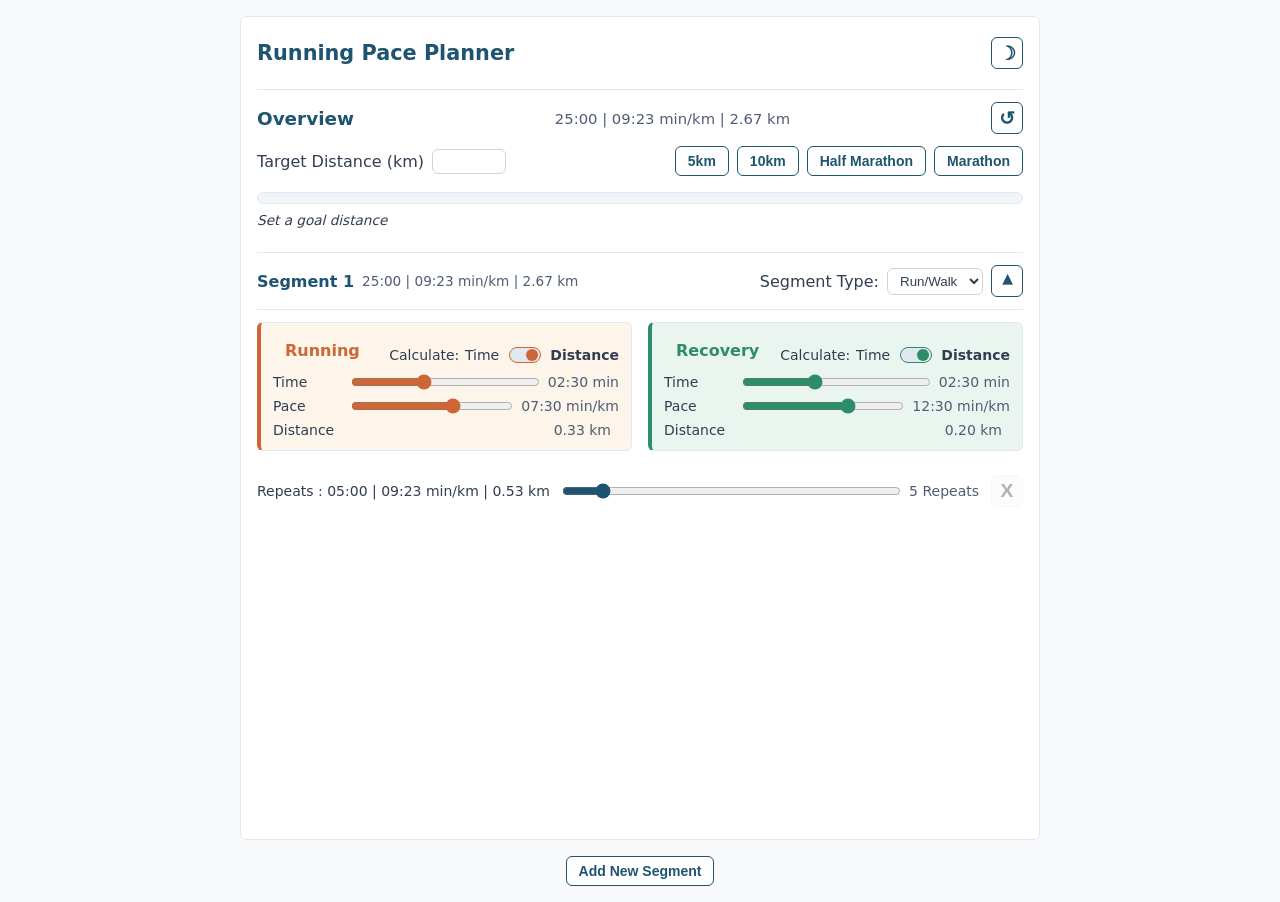
<file: index.html>
<!doctype html>
<html lang="en">
  <head>
    <meta charset="UTF-8" />
    <meta name="viewport" content="width=device-width, initial-scale=1.0" />
    <title>Run Pace Planner</title>
    <script>
      (function () {
        const savedTheme = localStorage.getItem('theme');
        if (
          savedTheme === 'dark' ||
          (!savedTheme && window.matchMedia('(prefers-color-scheme: dark)').matches)
        ) {
          document.documentElement.setAttribute('data-theme', 'dark');
        } else {
          document.documentElement.setAttribute('data-theme', 'light');
        }
      })();
    </script>
    <link rel="stylesheet" href="simple-plan.css" />
    <script src="simple-plan.js" defer></script>
    <script src="dark-mode.js" defer></script>
  </head>
  <body>
    <div class="tool">
      <div class="title">
        <h2 class="tool__title">Running Pace Planner</h2>
        <button id="dark-mode-toggle" class="btn btn--primary btn--icon">☽</button>
      </div>
      <section class="overview">
        <!-- Overview Header -->
        <div class="header">
          <h3 class="header__title">Overview</h3>
          <span class="header__summary" id="totals-summary">25:00 | 09:23 min/km | 2.67 km</span>
          <!-- Reset Button -->
          <button
            class="btn btn--reset btn--icon btn--primary"
            id="reset-plan-button"
            data-role="reset-plan">
            <span class="icon-reset">↺</span>
          </button>
        </div>
        <!-- Target Selection Row -->
        <div class="target">
          <!-- Manual Input -->
          <span class="control">
            <label for="distance-goal-input" class="control__label">Target Distance (km)</label>
            <input
              type="number"
              name="distance-goal-input"
              id="distance-goal-input"
              class="control__input"
              min="1"
              max="50"
              step="0.1" />
          </span>
          <!-- Preset Buttons -->
          <span class="presets" data-role="target-distance-selection" id="distance-presets">
            <button class="btn btn--primary btn--text" id="5km-goal">5km</button>
            <button class="btn btn--primary btn--text" id="10km-goal">10km</button>
            <button class="btn btn--primary btn--text" id="half-goal">Half Marathon</button>
            <button class="btn btn--primary btn--text" id="full-goal">Marathon</button>
          </span>
        </div>
        <!-- Progress Bar -->
        <div class="progress-bar">
          <div class="progress-bar__fill" id="distance-progress-fill"></div>
        </div>
        <span class="progress-bar__label" id="distance-progress-label"></span>
      </section>

      <!-- MAIN CONTAINER FOR SEGMENT CARDS -->

      <main class="segment-list" id="segment-list">
        <!-- POPULATES ON PAGE LOAD -->
      </main>
      <div class="chart-container">
        <svg id="pace-chart" width="100%" height="300" viewBox="0 0 600 300">
          <g id="grid-layer"></g>
          <g id="x-axis-layer"></g>
          <path id="step-line" fill="none" stroke="#2563eb" stroke-width="1" />
        </svg>
      </div>
    </div>
    <!-- ACTIONS -->
    <button id="add-segment-button" class="btn btn--primary btn--text" data-role="add-segment">
      Add New Segment
    </button>
    <!-- SEGMENT CARD TEMPLATE -->
    <template id="tpl-segment-card">
      <article class="segment-card" data-role="segment">
        <header class="header">
          <h3 class="header__title" data-role="segment-title">Segment 1</h3>
          <!-- HEADER SUMMARY -->
          <div class="header__summary" data-role="header-summary"></div>
          <!-- SEGMENT TYPE SELECT -->
          <div class="control" data-role="segment-type-select">
            <label class="control__label" for="segment-type-selector">Segment Type:</label>
            <select name="segment-type-selector" class="control__input" id="segment-type-selector">
              <option value="run-walk">Run/Walk</option>
              <option value="run-only">Run</option>
              <option value="walk-only">Walk</option>
            </select>
          </div>
          <!-- CARD COLLAPSE TOGGLE -->
          <button
            class="btn btn--primary btn--icon"
            data-role="close-card"
            aria-label="Toggle segment details">
            <span class="icon-caret" data-role="toggle-icon">▾</span>
          </button>
        </header>
        <div class="intervals">
          <!-- RUNNING INTERVAL BLOCK -->
          <section class="intervals__split intervals__split--run" data-interval="run">
            <div class="intervals__header">
              <h4 class="intervals__title intervals__title--run">Running</h4>
              <div class="control">
                <label class="toggle">
                  <p class="control__label">Calculate:</p>
                  <p class="toggle__time">Time</p>
                  <input type="checkbox" checked />
                  <span class="track track--run">
                    <span class="thumb thumb--run"></span>
                  </span>
                  <p class="toggle__distance">Distance</p>
                </label>
              </div>
            </div>

            <!-- TIME -->
            <div class="control" data-control-type="time">
              <label class="control__label">Time</label>
              <input
                type="range"
                min="60"
                max="300"
                step="15"
                value="150"
                class="control__input--slider control__input--run"
                data-role="slider"
                aria-label="Run Time" />
              <span class="control__value" data-role="output">10:00 min</span>
            </div>
            <!-- PACE -->
            <div class="control" data-control-type="pace">
              <label class="control__label">Pace</label>
              <input
                type="range"
                min="180"
                max="600"
                step="15"
                value="450"
                class="control__input--slider control__input--run"
                data-role="slider"
                aria-label="Run Pace" />
              <span class="control__value" data-role="output">12:30 min/km</span>
            </div>
            <!-- DISTANCE -->
            <div class="control" data-control-type="distance">
              <label class="control__label">Distance</label>
              <input
                type="range"
                min="0.10"
                max="1"
                step="0.05"
                value="0.50"
                class="control__input--slider control__input--run"
                data-role="slider"
                aria-label="Run Distance" />
              <span class="control__value" data-role="output">10.0 km</span>
            </div>
          </section>
          <!-- WALKING INTERVAL BLOCK -->
          <section class="intervals__split intervals__split--walk" data-interval="walk">
            <div class="intervals__header">
              <h4 class="intervals__title intervals__title--walk">Recovery</h4>
              <div class="control">
                <label class="toggle">
                  <p class="control__label">Calculate:</p>
                  <p class="toggle__time">Time</p>
                  <input type="checkbox" checked />
                  <span class="track track--walk">
                    <span class="thumb thumb--walk"></span>
                  </span>
                  <p class="toggle__distance">Distance</p>
                </label>
              </div>
            </div>
            <!-- TIME -->
            <div class="control" data-control-type="time">
              <label class="control__label">Time</label>
              <input
                type="range"
                min="60"
                max="300"
                step="15"
                value="150"
                class="control__input--slider control__input--walk"
                data-role="slider"
                aria-label="Walk Time" />
              <span class="control__value" data-role="output">Dummy</span>
            </div>
            <!-- PACE -->
            <div class="control" data-control-type="pace">
              <label class="control__label">Pace</label>
              <input
                type="range"
                min="450"
                max="900"
                step="15"
                value="750"
                class="control__input--slider control__input--walk"
                data-role="slider"
                aria-label="Walk Pace" />
              <span class="control__value" data-role="output">Dummy</span>
            </div>
            <!-- DISTANCE -->
            <div class="control" data-control-type="distance">
              <label class="control__label">Distance</label>
              <input
                type="range"
                min="0.10"
                max="1"
                step="0.05"
                value="0.50"
                class="control__input--slider control__input--walk"
                data-role="slider"
                aria-label="Walk Distance" />
              <span class="control__value" data-role="output">Dummy</span>
            </div>
          </section>
        </div>
        <!-- REPEAT SUMMARY & ACTIONS -->
        <footer class="repeats">
          <span class="repeats__summary">Repeats : 05:00 | 09:22 min/km | 2.67 km</span>
          <!-- REPEAT CONTROL -->
          <div class="control control--repeats" data-control-type="repeat">
            <input
              type="range"
              min="1"
              max="40"
              step="1"
              value="5"
              class="control__input--slider"
              data-role="slider"
              aria-label="Segment Repeats" />
            <span class="control__value" data-role="output">50 Repeats</span>
          </div>
          <button class="btn segment-card__remove-btn btn--icon" data-role="delete-row" disabled>
            X
          </button>
        </footer>
      </article>
    </template>
  </body>
</html>
</file>
<file: simple-plan.css>
/* ==========================================================================
   1. GLOBAL VARIABLES & THEMING
   ========================================================================== */
:root {
  /* Running Colours */
  --colour-running-primary: #ce6636;
  --colour-running-bg: #fdf4ea;

  /* Walking Colours */
  --colour-walking-primary: #2d8c69;
  --colour-walking-bg: #eaf5f0;

  /* Utility Colours - Softened Contrast UI */
  --colour-page-bg: #f8f9fa;
  --colour-card-bg: #ffffff;

  /* Text & Titles */
  --colour-text-primary: #323d52;
  --colour-text-title: #1e5471;
  --colour-text-muted: #505c74;

  /* Borders & Structure */
  --colour-neutral-border: #e2e8f0;
  --colour-neutral-border-dark: #cbd5e1;
  --colour-neutral-border-light: #f1f5f9;

  /* Buttons - Soft & Integrated */
  --colour-btn-bg: #ffffff;
  --colour-btn-hover: #e8f0fa;
  --colour-btn-text: #1e5471;

  /* Caution */
  --colour-danger: #d9534f;

  /* Sizes */
  --radius: 6px;
}

[data-theme='dark'] {
  /* Running Colours */
  --colour-running-primary: #f08c5d;
  --colour-running-bg: #2b1d16;

  /* Walking Colours */
  --colour-walking-primary: #4ec298;
  --colour-walking-bg: #132720;

  /* Utility Colours - Dark Mode UI Surfaces */
  --colour-page-bg: #12161f;
  --colour-card-bg: #1a202c;

  /* Text & Titles */
  --colour-text-primary: #e2e8f0;
  --colour-text-title: #7dd3fc;
  --colour-text-muted: #94a3b8;

  /* Borders & Structure */
  --colour-neutral-border: #2d3748;
  --colour-neutral-border-dark: #475569;
  --colour-neutral-border-light: #1e293b;

  /* Buttons - Soft & Integrated */
  --colour-btn-bg: #242c3d;
  --colour-btn-hover: #323e54;
  --colour-btn-text: #7dd3fc;

  /* Caution */
  --colour-danger: #f87171;

  /* Sizes */
  --radius: 6px;
}

/* ==========================================================================
   2. BASE & RESET STYLES
   ========================================================================== */
* {
  margin: 0;
  padding: 0;
  box-sizing: border-box;
}

body {
  font-family:
    system-ui,
    -apple-system,
    BlinkMacSystemFont,
    'Segoe UI',
    Roboto,
    Oxygen,
    Ubuntu,
    Cantarell,
    'Open Sans',
    'Helvetica Neue',
    sans-serif;
  background-color: var(--colour-page-bg);
  color: var(--colour-text-primary);
  padding: 1rem;
  min-height: 100vh;
  display: flex;
  flex-direction: column;
  align-items: center;
  justify-content: flex-start;
}

/* ==========================================================================
   3. BUTTONS
   ========================================================================== */
.btn {
  font-weight: 600;
  border-radius: var(--radius);
  border: 1px solid;
  cursor: pointer;
  transition:
    background-color 0.15s ease-in-out,
    border-color 0.15s ease-in-out;
}

.btn--primary {
  background-color: var(--colour-btn-bg);
  border-color: var(--colour-btn-text);
  color: var(--colour-btn-text);
}

.btn--primary:hover {
  background-color: var(--colour-btn-hover);
}

.btn:disabled {
  opacity: 0.4;
  cursor: not-allowed;
  border-color: var(--colour-neutral-border);
  color: var(--colour-text-primary);
}

/* Remove Button */
.segment-card__remove-btn:not(:disabled) {
  background-color: transparent;
  color: var(--colour-danger);
  border: 1px solid var(--colour-danger);
}

.segment-card__remove-btn:hover:not(:disabled) {
  background-color: var(--colour-danger);
  color: #ffffff;
}

/* Text Buttons */
.btn--text {
  padding: 6px 12px;
  font-size: 0.875rem;
}

/* Utility Buttons */
.btn--icon {
  display: flex;
  align-items: center;
  justify-content: center;
  padding: 0;
  line-height: normal;
  width: 32px;
  height: 32px;
  font-size: 1.2rem;
  flex-shrink: 0;
}

/* Special Button Features */
.icon-caret {
  transition: transform 0.25s ease-in-out;
  transform: rotate(180deg);
}

.segment-card--collapsed .icon-caret {
  transform: rotate(0deg);
}

/* ==========================================================================
   4. LAYOUT & CONTAINERS
   ========================================================================== */
.tool {
  width: 100%;
  max-width: 800px;
  padding: 1rem;
  background-color: var(--colour-card-bg);
  border: 1px solid var(--colour-neutral-border);
  border-radius: var(--radius);
  overflow: visible;
}

.tool__title {
  color: var(--colour-text-title);
  font-size: 1.3rem;
  padding: 0.5rem 0;
}

.title {
  display: flex;
  justify-content: space-between;
  align-items: center;
  margin-bottom: 1rem;
}

.overview {
  max-width: 100%;
  padding-bottom: 1rem;
}

/* ==========================================================================
   5. HEADERS & SEGMENT CARDS (RESPONSIVE GRID)
   ========================================================================== */
.header {
  display: flex;
  flex-wrap: wrap;
  align-items: center;
  justify-content: space-between;
  gap: 0.75rem;
  padding: 0.75rem 0;
  border-top: 1px solid var(--colour-neutral-border);
}

.header__title {
  color: var(--colour-text-title);
  font-size: 1.15rem;
}

.header__summary {
  display: flex;
  align-items: center;
  font-size: 0.925rem;
  font-weight: 500;
  color: var(--colour-text-muted);
  gap: 8px;
}

.segment-card .header {
  display: grid;
  grid-template-columns: auto minmax(0, 1fr) auto auto;
  align-items: center;
  gap: 0.5rem;
  padding: 0.75rem 0;
  width: 100%;
}

.segment-card .header__title {
  font-size: 1rem;
  font-weight: 600;
  white-space: nowrap;
}

.segment-card .header__summary {
  font-size: 0.85rem;
  color: var(--colour-text-muted);
  white-space: nowrap;
  overflow: hidden;
  text-overflow: ellipsis;
  min-width: 0;
}

.segment-card .header .control[data-role='segment-type-select'] {
  width: auto;
  display: flex;
  align-items: center;
}

.segment-card .header [data-role='close-card'] {
  justify-self: end;
}

/* Target Inputs */
.target {
  display: flex;
  flex-direction: column;
  gap: 0.75rem;
  margin-bottom: 1rem;
}

/* ==========================================================================
   6. CONTROLS & PRESETS
   ========================================================================== */
.control {
  display: flex;
  align-items: center;
  gap: 0.5rem;
  width: 100%;
  overflow: visible;
}

.control__label {
  min-width: fit-content;
  color: var(--colour-text-primary);
}

.control__input {
  padding: 4px 8px;
  border-radius: var(--radius);
  border: 1px solid var(--colour-neutral-border-dark);
  background-color: var(--colour-card-bg);
  color: var(--colour-text-primary);
}

.control__input--slider {
  max-width: 100%;
  flex-grow: 1;
  accent-color: var(--colour-text-title);
  cursor: pointer;
}

.control__value {
  width: auto;
  text-align: right;
  white-space: nowrap;
  font-weight: 500;
  color: var(--colour-text-muted);
}

/* Preset Buttons */
.presets {
  display: flex;
  gap: 0.5rem;
  flex-wrap: wrap;
  width: 100%;
}

.presets .btn {
  flex: 1 1 calc(50% - 0.5rem);
  text-align: center;
  white-space: nowrap;
}

/* Progress Bar */
.progress-bar {
  width: 100%;
  height: 12px;
  background-color: var(--colour-neutral-border-light);
  border-radius: 6px;
  overflow: hidden;
  border: var(--colour-neutral-border) 1px solid;
}

.progress-bar__fill {
  height: 100%;
  width: 0%;
  background-color: var(--colour-neutral-border);
  transition: width 0.3s ease;
  margin: 0;
}

.progress-bar__label {
  display: block;
  font-style: italic;
  padding: 0.5rem 0;
  font-size: 0.85rem;
}

/* ==========================================================================
   7. INTERVALS & SPLITS
   ========================================================================== */
.intervals {
  display: flex;
  flex-direction: column;
  gap: 1rem;
  margin-bottom: 12px;
  padding-top: 12px;
  border-top: 1px solid var(--colour-neutral-border);
}

.intervals__title {
  display: flex;
  font-size: 1rem;
  padding: 6px 12px;
}

.intervals__title--run {
  color: var(--colour-running-primary);
}

.intervals__title--walk {
  color: var(--colour-walking-primary);
}

.intervals__split {
  font-size: 0.875rem;
  width: 100%;
  padding: 0.75rem;
  border: 1px solid var(--colour-neutral-border);
  border-radius: var(--radius);
}

.intervals__split .control {
  display: grid;
  grid-template-columns: 70px 1fr auto;
  align-items: center;
  gap: 0.5rem;
  margin-top: 0.5rem;
}

.intervals__split--run {
  background-color: var(--colour-running-bg);
  border-left: 4px solid var(--colour-running-primary);
}

.control__input--run {
  accent-color: var(--colour-running-primary);
}

.intervals__split--walk {
  background-color: var(--colour-walking-bg);
  border-left: 4px solid var(--colour-walking-primary);
}

.control__input--walk {
  accent-color: var(--colour-walking-primary);
}

.intervals__header {
  display: flex;
  justify-content: space-between;
  align-items: center;
  gap: 0.5rem;
  width: 100%;
}

.intervals__header .control {
  width: auto;
  margin-left: auto;
  overflow: visible;
  display: flex;
  align-items: center;
  justify-content: flex-end;
}

/* Repeats */
.repeats {
  display: flex;
  flex-direction: column;
  align-items: stretch;
  gap: 0.75rem;
  padding: 0.75rem 0;
  font-size: 0.875rem;
}

.repeats__summary {
  display: flex;
  align-items: center;
  font-weight: 500;
  color: var(--colour-text-primary);
  gap: 8px;
}

.control--repeats {
  display: flex;
  align-items: center;
  gap: 0.5rem;
  flex-grow: 1;
}

.--collapsed .intervals,
.--collapsed .repeats,
.hidden {
  display: none;
}

/* ==========================================================================
   8. TOGGLE SWITCH & RANGE INPUTS
   ========================================================================== */
.toggle {
  display: inline-flex;
  align-items: center;
  justify-content: flex-end;
  cursor: pointer;
  gap: 0.35rem;
  user-select: none;
  white-space: nowrap;
}

.toggle input {
  display: none;
}

.toggle .dependent,
.toggle .independent {
  color: var(--colour-text-primary);
}

.track {
  width: 2rem;
  height: 1rem;
  background: var(--colour-neutral-border);
  border: 1px solid;
  border-radius: 12px;
  position: relative;
  transition:
    background-color 0.25s ease,
    border-color 0.25s ease;
  display: inline-block;
  box-sizing: border-box;
  margin: 0 4px;
  padding: 0;
  flex-shrink: 0;
}

.thumb {
  position: absolute;
  width: 0.75rem;
  height: 0.75rem;
  border-radius: 50%;
  top: 1px;
  left: 2px;
  transition: left 0.25s ease-in-out;
  margin: 0;
  padding: 0;
}

.track--run {
  border-color: var(--colour-running-primary);
}

.thumb--run {
  background: var(--colour-running-primary);
}

.track--walk {
  border-color: var(--colour-walking-primary);
}

.thumb--walk {
  background: var(--colour-walking-primary);
}

input:checked + .track .thumb {
  left: calc(100% - 0.75rem - 2px);
}

.toggle:has(input:checked) .toggle__distance {
  font-weight: 600;
}

.toggle:has(input:not(:checked)) .toggle__time {
  font-weight: 600;
}

/* Dynamic Range Input Toggles */
.intervals__split:has(input[type='checkbox']:not(:checked))
  [data-control-type='distance']
  input[type='range'] {
  display: block;
  max-width: 100%;
  transition: max-width 0.3s ease;
}

.intervals__split:has(input[type='checkbox']:checked)
  [data-control-type='distance']
  input[type='range'] {
  max-width: 0;
  display: none;
}

.intervals__split:has(input[type='checkbox']:checked)
  [data-control-type='time']
  input[type='range'] {
  display: block;
  max-width: 100%;
  transition: max-width 0.3s ease;
}

.intervals__split:has(input[type='checkbox']:not(:checked))
  [data-control-type='time']
  input[type='range'] {
  max-width: 0;
  display: none;
}

#add-segment-button {
  margin-top: 1rem;
  width: 100%;
}

/* ==========================================================================
   9. MEDIA QUERIES & BREAKPOINTS
   ========================================================================== */
@media (max-width: 479px) {
  .segment-card .header {
    grid-template-columns: 1fr auto auto;
    grid-template-rows: auto auto;
    row-gap: 0.35rem;
    column-gap: 0.5rem;
  }

  .segment-card .header__title {
    grid-column: 1;
    grid-row: 1;
    align-self: center;
  }

  .segment-card .header .control[data-role='segment-type-select'] {
    grid-column: 2;
    grid-row: 1;
    justify-self: end;
    align-self: center;
  }

  .segment-card .header [data-role='close-card'] {
    grid-column: 3;
    grid-row: 1;
    justify-self: end;
    align-self: center;
  }

  .segment-card .header__summary {
    grid-column: 1 / -1;
    grid-row: 2;
    width: 100%;
  }
}

@media (min-width: 640px) {
  .target {
    flex-direction: row;
    align-items: center;
  }

  .presets {
    width: auto;
    flex-wrap: nowrap;
    margin-left: auto;
  }

  .presets .btn {
    flex: 0 0 auto;
    padding: 6px 12px;
  }

  .intervals {
    flex-direction: row;
  }

  .intervals__split {
    flex: 1;
  }

  .repeats {
    flex-direction: row;
    align-items: center;
    justify-content: space-between;
  }

  .repeats__summary {
    text-align: left;
    white-space: nowrap;
  }

  #add-segment-button {
    width: auto;
  }
}
</file>
